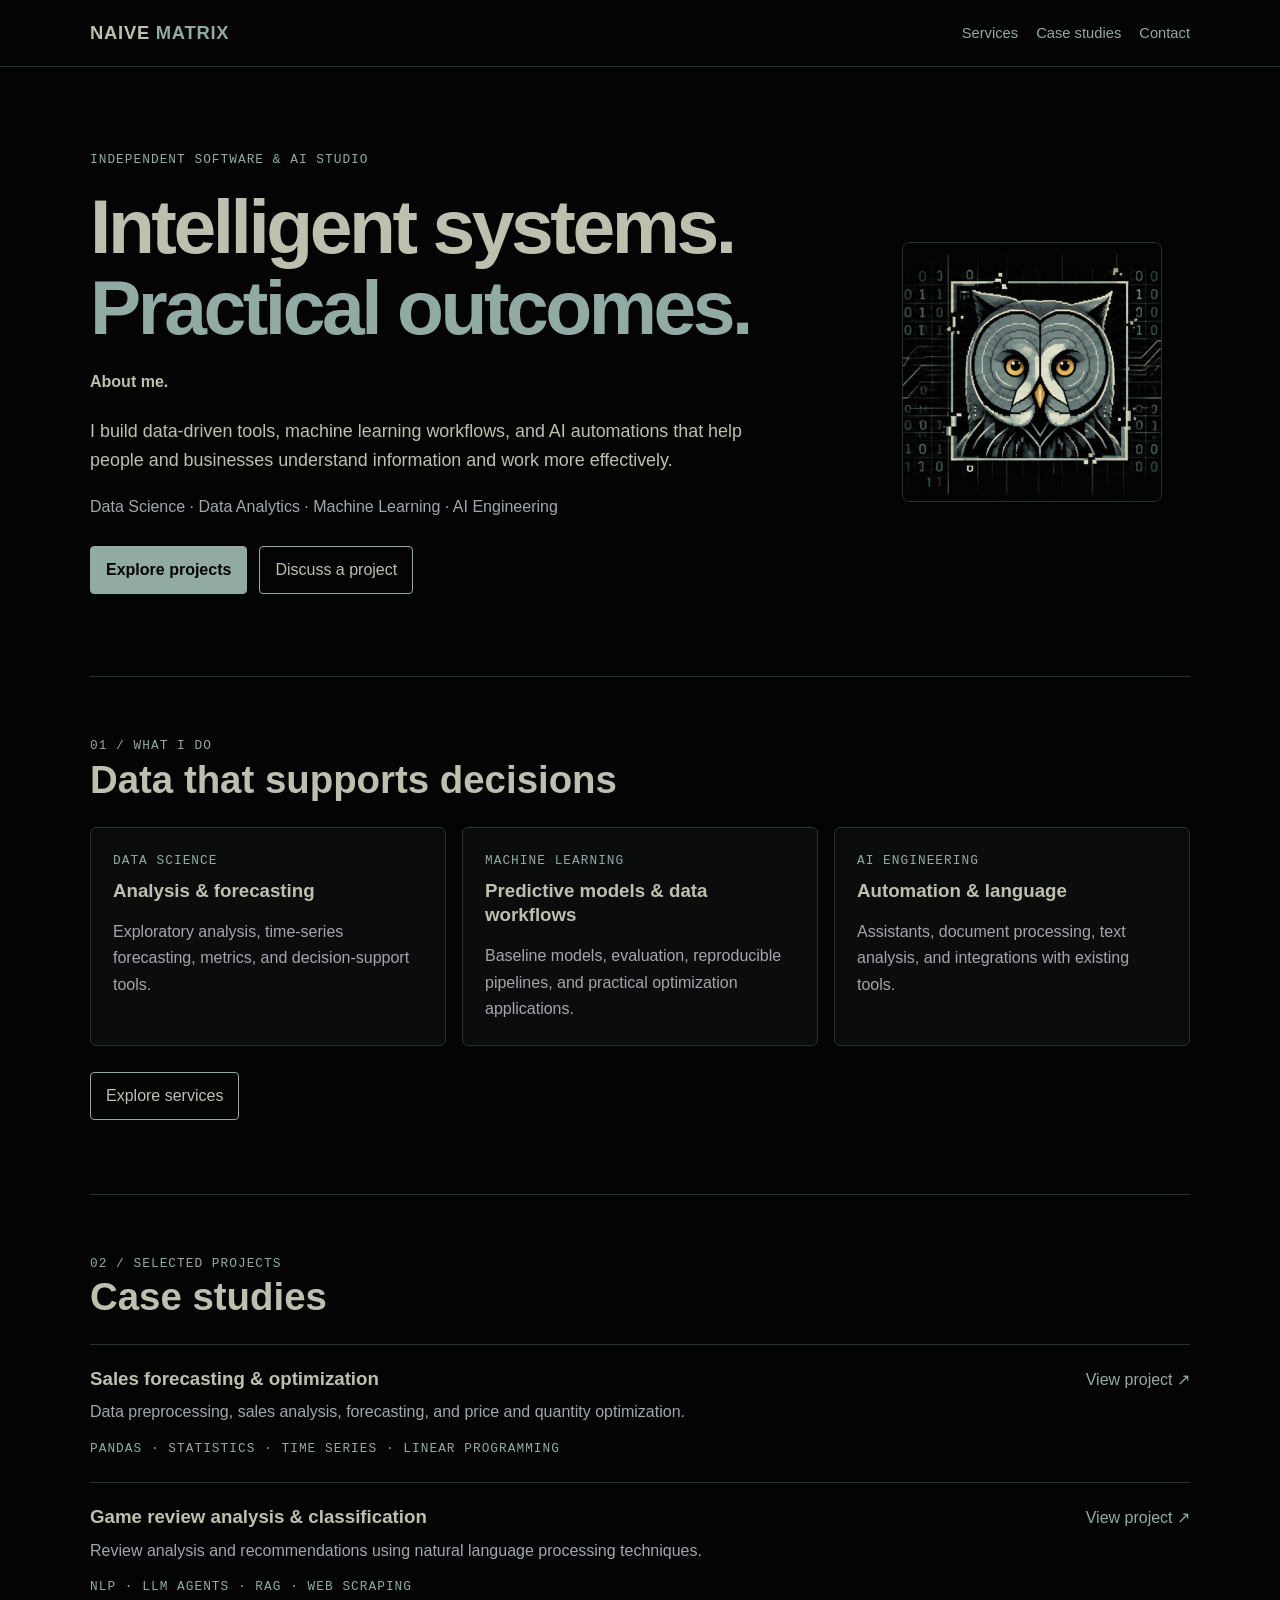
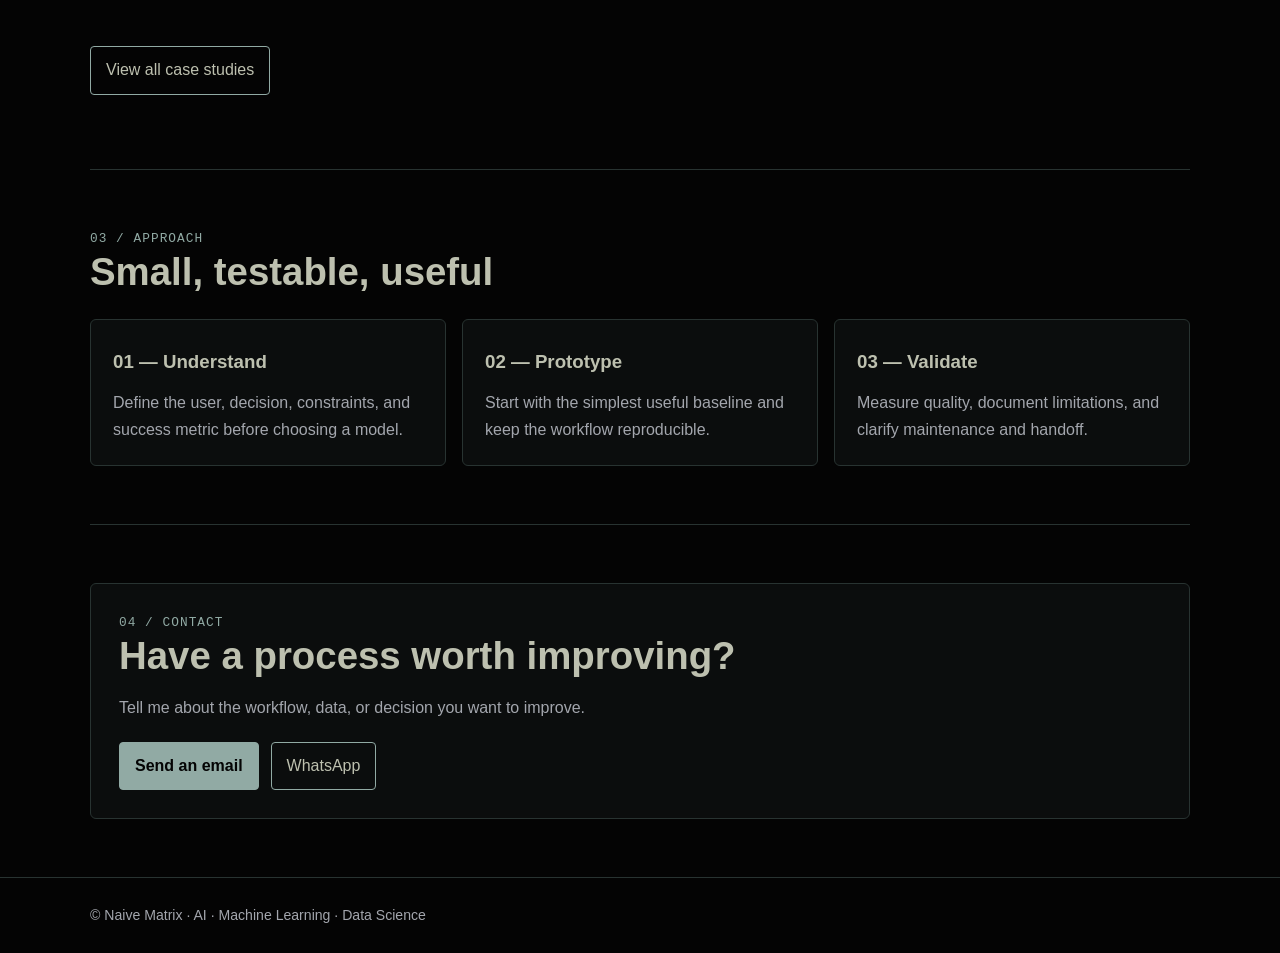
<file: index.html>
<!doctype html>
<html lang="en">
<head>
  <meta charset="utf-8">
  <meta name="viewport" content="width=device-width, initial-scale=1">
  <meta name="theme-color" content="#040404">
  <meta name="description" content="Naive Matrix — practical solutions in artificial intelligence, machine learning, and data science.">
  <title>Naive Matrix | AI, Machine Learning &amp; Data Science</title>
  <link rel="stylesheet" href="styles.css">
</head>
<body>
  <header class="site-header">
    <div class="wrap nav">
      <a class="brand" href="index.html">NAIVE <span>MATRIX</span></a>

      <nav class="navlinks" aria-label="Main navigation">
        <a href="services.html">Services</a>
        <a href="case-studies.html">Case studies</a>
        <a href="#contact">Contact</a>

      </nav>
    </div>
  </header>

  <main class="wrap">
    <section class="hero">
      <div>
        <div class="eyebrow">Independent software &amp; AI studio</div>
        <h1>Intelligent systems.<br><span class="accent">Practical outcomes.</span></h1>

        <h4>About me.</h4>
        <p class="lead">I build data-driven tools, machine learning workflows, and AI automations that help people and businesses understand information and work more effectively.</p>
        <p class="muted">Data Science · Data Analytics · Machine Learning · AI Engineering</p>

        <div class="buttons">
          <a class="button primary" href="case-studies.html">Explore projects</a>
          <a class="button" href="#contact">Discuss a project</a>
        </div>
      </div>
      <img class="mark" src="avatar_owl.png" alt="Naive Matrix owl symbol">
    </section>

    <section class="content-section" aria-labelledby="services-title">
      <div class="section-heading">
        <div class="eyebrow">01 / What I do</div>
        <h2 id="services-title">Data that supports decisions</h2>
      </div>
      <div class="grid">
        <article class="card">
          <div class="tag">Data science</div>
          <h3>Analysis &amp; forecasting</h3>
          <p class="muted">Exploratory analysis, time-series forecasting, metrics, and decision-support tools.</p>
        </article>
        <article class="card">
          <div class="tag">Machine learning</div>
          <h3>Predictive models &amp; data workflows</h3>
          <p class="muted">Baseline models, evaluation, reproducible pipelines, and practical optimization applications.</p>
        </article>
        <article class="card">
          <div class="tag">AI engineering</div>
          <h3>Automation &amp; language</h3>
          <p class="muted">Assistants, document processing, text analysis, and integrations with existing tools.</p>
        </article>
      </div>
      <p class="buttons"><a class="button" href="../Landing_Page/English/services.html">Explore services</a></p>
    </section>

    <section class="content-section" aria-labelledby="projects-title">
      <div class="section-heading">
        <div class="eyebrow">02 / Selected projects</div>
        <h2 id="projects-title">Case studies</h2>
      </div>
      <article class="project">
        <div>
          <h3>Sales forecasting &amp; optimization</h3>
          <p class="muted">Data preprocessing, sales analysis, forecasting, and price and quantity optimization.</p>
          <span class="tag">Pandas · Statistics · Time series · Linear programming</span>
        </div>
        <a href="https://github.com/roossqg/Sales-Intelligence" target="_blank" rel="noopener noreferrer">View project ↗</a>
      </article>
      <article class="project">
        <div>
          <h3>Game review analysis &amp; classification</h3>
          <p class="muted">Review analysis and recommendations using natural language processing techniques.</p>
          <span class="tag">NLP · LLM agents · RAG · Web scraping</span>
        </div>
        <a href="https://github.com/roossqg/Gacha-Games-Reviews-Classifier" target="_blank" rel="noopener noreferrer">View project ↗</a>
      </article>
      <p class="buttons"><a class="button" href="case-studies.html">View all case studies</a></p>
    </section>

    <section class="content-section" aria-labelledby="approach-title">
      <div class="section-heading">
        <div class="eyebrow">03 / Approach</div>
        <h2 id="approach-title">Small, testable, useful</h2>
      </div>
      <div class="grid">
        <article class="card"><h3>01 — Understand</h3><p class="muted">Define the user, decision, constraints, and success metric before choosing a model.</p></article>
        <article class="card"><h3>02 — Prototype</h3><p class="muted">Start with the simplest useful baseline and keep the workflow reproducible.</p></article>
        <article class="card"><h3>03 — Validate</h3><p class="muted">Measure quality, document limitations, and clarify maintenance and handoff.</p></article>
      </div>
    </section>

    <section class="content-section" id="contact" aria-labelledby="contact-title">
      <div class="contact">
        <div class="eyebrow">04 / Contact</div>
        <h2 id="contact-title">Have a process worth improving?</h2>
        <p class="muted">Tell me about the workflow, data, or decision you want to improve.</p>
        <div class="contact-links">
          <a class="button primary" href="mailto:a01399122@gmail.com">Send an email</a>
          <a class="button" href="https://wa.me/553899287851" target="_blank" rel="noopener noreferrer">WhatsApp</a>
        </div>
      </div>
    </section>
  </main>

  <footer><div class="wrap">© Naive Matrix · AI · Machine Learning · Data Science</div></footer>
</body>
</html>
</file>
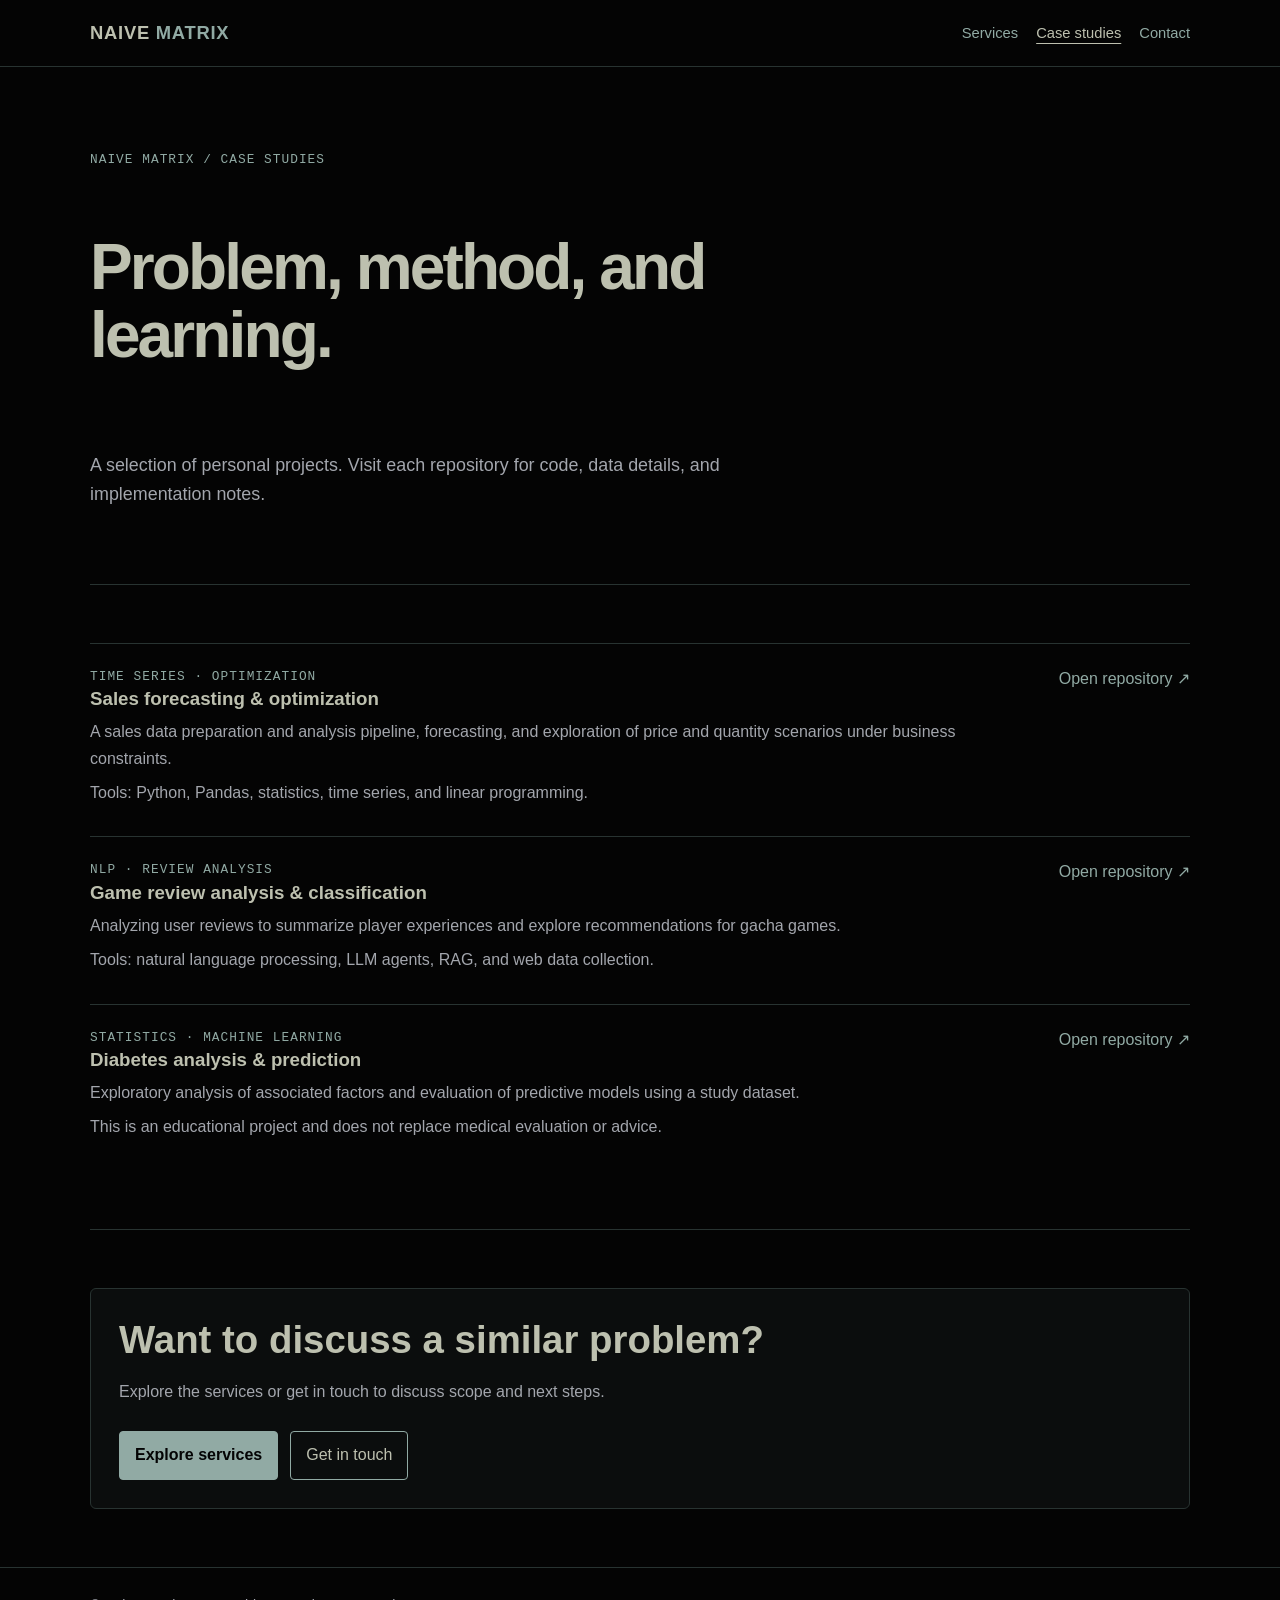
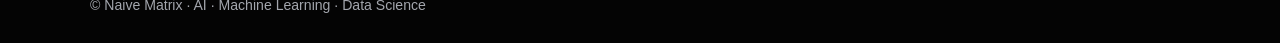
<file: case-studies.html>
<!doctype html>
<html lang="en">
<head>
  <meta charset="utf-8">
  <meta name="viewport" content="width=device-width, initial-scale=1">
  <meta name="description" content="Data science, machine learning, and AI projects by Naive Matrix.">
  <title>Case Studies | Naive Matrix</title>
  <link rel="stylesheet" href="styles.css">
</head>
<body>
  <header class="site-header">
    <div class="wrap nav">
      <a class="brand" href="index.html">NAIVE <span>MATRIX</span></a>
      <nav class="navlinks" aria-label="Main navigation">
        <a href="services.html">Services</a>
        <a href="case-studies.html" aria-current="page">Case studies</a>
        <a href="index.html#contact">Contact</a>
      </nav>
    </div>
  </header>

  <main class="wrap">
    <section class="hero hero--compact">
      <div class="eyebrow">Naive Matrix / Case studies</div>
      <h1>Problem, method, and learning.</h1>
      <p class="lead muted">A selection of personal projects. Visit each repository for code, data details, and implementation notes.</p>
    </section>

    <section class="content-section">
      <article class="project">
        <div>
          <div class="tag">Time series · Optimization</div>
          <h3>Sales forecasting &amp; optimization</h3>
          <p class="muted">A sales data preparation and analysis pipeline, forecasting, and exploration of price and quantity scenarios under business constraints.</p>
          <p class="muted">Tools: Python, Pandas, statistics, time series, and linear programming.</p>
        </div>
        <a href="https://github.com/roossqg/Sales-Intelligence" target="_blank" rel="noopener noreferrer">Open repository ↗</a>
      </article>
      <article class="project">
        <div>
          <div class="tag">NLP · Review analysis</div>
          <h3>Game review analysis &amp; classification</h3>
          <p class="muted">Analyzing user reviews to summarize player experiences and explore recommendations for gacha games.</p>
          <p class="muted">Tools: natural language processing, LLM agents, RAG, and web data collection.</p>
        </div>
        <a href="https://github.com/roossqg/Gacha-Games-Reviews-Classifier" target="_blank" rel="noopener noreferrer">Open repository ↗</a>
      </article>
      <article class="project">
        <div>
          <div class="tag">Statistics · Machine learning</div>
          <h3>Diabetes analysis &amp; prediction</h3>
          <p class="muted">Exploratory analysis of associated factors and evaluation of predictive models using a study dataset.</p>
          <p class="muted">This is an educational project and does not replace medical evaluation or advice.</p>
        </div>
        <a href="https://github.com/roossqg/Diabetes-Modeling/tree/main" target="_blank" rel="noopener noreferrer">Open repository ↗</a>
      </article>
    </section>

    <section class="content-section">
      <div class="contact">
        <h2>Want to discuss a similar problem?</h2>
        <p class="muted">Explore the services or get in touch to discuss scope and next steps.</p>
        <div class="buttons">
          <a class="button primary" href="services.html">Explore services</a>
          <a class="button" href="index.html#contact">Get in touch</a>
        </div>
      </div>
    </section>
  </main>

  <footer><div class="wrap">© Naive Matrix · AI · Machine Learning · Data Science</div></footer>
</body>
</html>
</file>
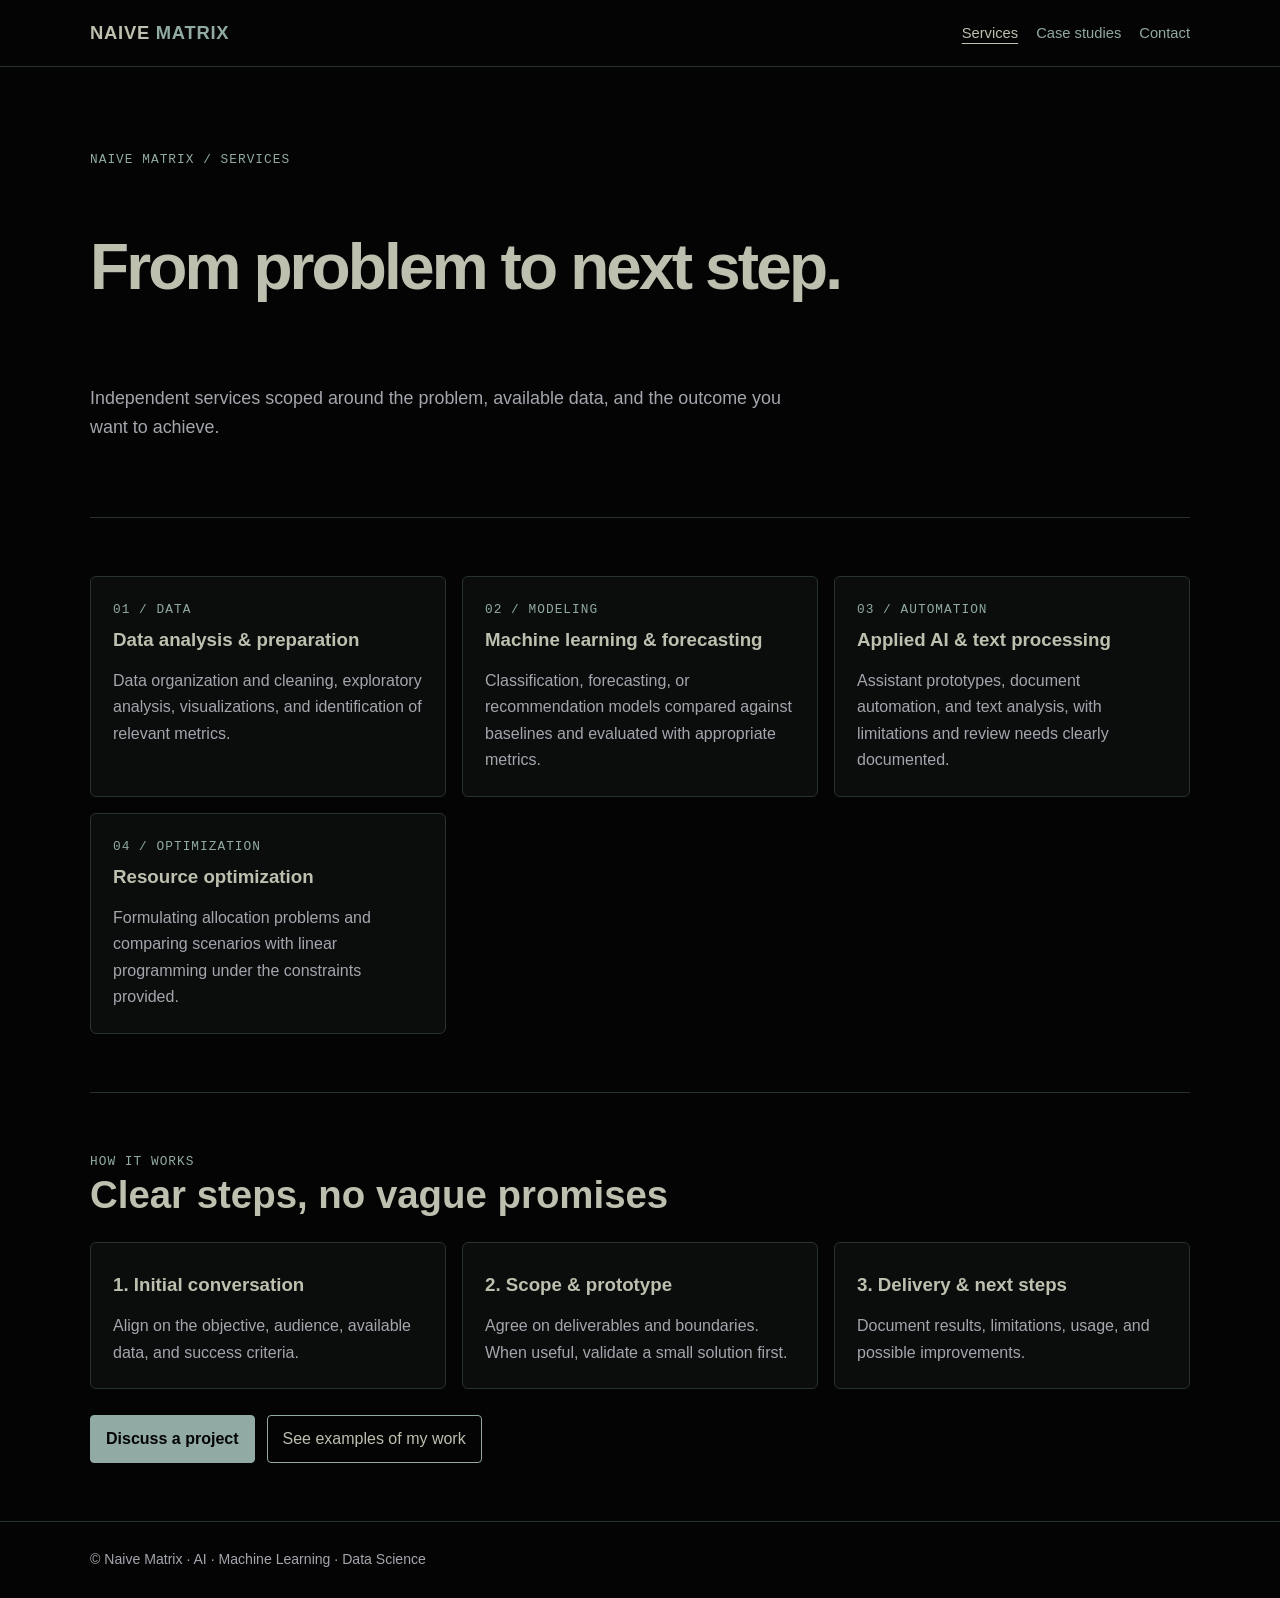
<file: services.html>
<!doctype html>
<html lang="en">
<head>
  <meta charset="utf-8">
  <meta name="viewport" content="width=device-width, initial-scale=1">
  <meta name="description" content="Data analytics, machine learning, and AI automation services by Naive Matrix.">
  <title>Services | Naive Matrix</title>
  <link rel="stylesheet" href="styles.css">
</head>
<body>
  <header class="site-header">
    <div class="wrap nav">
      <a class="brand" href="index.html">NAIVE <span>MATRIX</span></a>
      <nav class="navlinks" aria-label="Main navigation">
        <a href="services.html" aria-current="page">Services</a>
        <a href="case-studies.html">Case studies</a>
        <a href="index.html#contact">Contact</a>
      </nav>
    </div>
  </header>

  <main class="wrap">
    <section class="hero hero--compact">
      <div class="eyebrow">Naive Matrix / Services</div>
      <h1>From problem to next step.</h1>
      <p class="lead muted">Independent services scoped around the problem, available data, and the outcome you want to achieve.</p>
    </section>

    <section class="content-section">
      <div class="grid">
        <article class="card">
          <div class="tag">01 / Data</div>
          <h3>Data analysis &amp; preparation</h3>
          <p class="muted">Data organization and cleaning, exploratory analysis, visualizations, and identification of relevant metrics.</p>
        </article>
        <article class="card">
          <div class="tag">02 / Modeling</div>
          <h3>Machine learning &amp; forecasting</h3>
          <p class="muted">Classification, forecasting, or recommendation models compared against baselines and evaluated with appropriate metrics.</p>
        </article>
        <article class="card">
          <div class="tag">03 / Automation</div>
          <h3>Applied AI &amp; text processing</h3>
          <p class="muted">Assistant prototypes, document automation, and text analysis, with limitations and review needs clearly documented.</p>
        </article>
        <article class="card">
          <div class="tag">04 / Optimization</div>
          <h3>Resource optimization</h3>
          <p class="muted">Formulating allocation problems and comparing scenarios with linear programming under the constraints provided.</p>
        </article>
      </div>
    </section>

    <section class="content-section">
      <div class="section-heading">
        <div class="eyebrow">How it works</div>
        <h2>Clear steps, no vague promises</h2>
      </div>
      <div class="grid">
        <article class="card"><h3>1. Initial conversation</h3><p class="muted">Align on the objective, audience, available data, and success criteria.</p></article>
        <article class="card"><h3>2. Scope &amp; prototype</h3><p class="muted">Agree on deliverables and boundaries. When useful, validate a small solution first.</p></article>
        <article class="card"><h3>3. Delivery &amp; next steps</h3><p class="muted">Document results, limitations, usage, and possible improvements.</p></article>
      </div>
      <div class="buttons">
        <a class="button primary" href="index.html#contact">Discuss a project</a>
        <a class="button" href="case-studies.html">See examples of my work</a>
      </div>
    </section>
  </main>

  <footer><div class="wrap">© Naive Matrix · AI · Machine Learning · Data Science</div></footer>
</body>
</html>
</file>
<file: styles.css>
:root {
  color-scheme: dark;
  --night: #040404;
  --sage: #bdc0af;
  --teal: #91aaa4;
  --slate: #a3a6ad;
  --line: #283331;
  --panel: #0b0d0d;
  --content: 1100px;
}

* {
  box-sizing: border-box;
}

html {
  scroll-behavior: smooth;
}

body {
  margin: 0;
  background: var(--night);
  color: var(--sage);
  font-family: Inter, "Segoe UI", Arial, sans-serif;
  line-height: 1.65;
}

a {
  color: var(--teal);
  text-decoration: none;
}

a:hover {
  color: var(--sage);
}

a:focus-visible {
  outline: 2px solid var(--teal);
  outline-offset: 4px;
}

img {
  max-width: 100%;
}

.wrap {
  width: min(var(--content), 92vw);
  margin-inline: auto;
}

.site-header {
  border-bottom: 1px solid var(--line);
  padding: 18px 0;
}

.nav {
  display: flex;
  align-items: center;
  justify-content: space-between;
  gap: 20px;
}

.brand {
  flex: 0 0 auto;
  color: var(--sage);
  font-size: 1.15rem;
  font-weight: 800;
  letter-spacing: .04em;
}

.brand span,
.accent {
  color: var(--teal);
}

.navlinks {
  display: flex;
  flex-wrap: wrap;
  gap: 18px;
  font-size: .92rem;
}

.navlinks a[aria-current="page"] {
  color: var(--sage);
  text-decoration: underline;
  text-underline-offset: 5px;
}

.hero {
  display: grid;
  grid-template-columns: 1.4fr .6fr;
  align-items: center;
  gap: 48px;
  padding: 82px 0;
}

.hero--compact {
  grid-template-columns: 1fr;
  padding-bottom: 56px;
}

.eyebrow,
.tag {
  color: var(--teal);
  font-family: "Cascadia Code", Consolas, monospace;
  font-size: .8rem;
  letter-spacing: .08em;
  text-transform: uppercase;
}

h1 {
  margin: 16px 0;
  font-size: clamp(2.5rem, 6vw, 5rem);
  letter-spacing: -.045em;
  line-height: 1.05;
}

.hero--compact h1 {
  max-width: 850px;
  font-size: clamp(2.3rem, 5vw, 4rem);
}

h2 {
  margin: 0 0 16px;
  font-size: clamp(1.6rem, 3vw, 2.5rem);
  line-height: 1.2;
}

h3 {
  line-height: 1.3;
}

.lead {
  max-width: 700px;
  font-size: 1.12rem;
}

.muted {
  color: var(--slate);
}

.mark {
  width: min(260px, 100%);
  aspect-ratio: 1;
  justify-self: center;
  border: 1px solid var(--line);
  border-radius: 8px;
  object-fit: cover;
}

.buttons {
  display: flex;
  flex-wrap: wrap;
  gap: 12px;
  margin-top: 26px;
}

.button {
  display: inline-block;
  border: 1px solid var(--teal);
  border-radius: 4px;
  padding: 10px 15px;
  color: var(--sage);
}

.button:hover {
  border-color: var(--sage);
}

.button.primary {
  background: var(--teal);
  color: var(--night);
  font-weight: 700;
}

section.content-section {
  padding: 58px 0;
  border-top: 1px solid var(--line);
}

.section-heading {
  margin-bottom: 24px;
}

.grid {
  display: grid;
  grid-template-columns: repeat(3, minmax(0, 1fr));
  gap: 16px;
}

.card {
  padding: 22px;
  border: 1px solid var(--line);
  border-radius: 6px;
  background: var(--panel);
}

.card h3 {
  margin: 8px 0;
}

.card p:last-child {
  margin-bottom: 0;
}

.project {
  display: grid;
  grid-template-columns: 1fr auto;
  align-items: start;
  gap: 24px;
  padding: 22px 0;
  border-top: 1px solid var(--line);
}

.project h3 {
  margin: 0;
}

.project p {
  margin: 8px 0;
}

.case-cover {
  display: block;
  width: min(100%, 760px);
  margin: 0 0 28px;
  border: 1px solid var(--line);
  border-radius: 6px;
}

.contact {
  padding: 28px;
  border: 1px solid var(--line);
  border-radius: 6px;
  background: var(--panel);
}

.contact-links {
  display: flex;
  flex-wrap: wrap;
  gap: 12px;
  margin-top: 20px;
}

footer {
  padding: 26px 0;
  border-top: 1px solid var(--line);
  color: var(--slate);
  font-size: .88rem;
}

@media (max-width: 720px) {
  .nav {
    align-items: flex-start;
    flex-direction: column;
  }

  .navlinks {
    gap: 10px 16px;
  }

  .hero {
    grid-template-columns: 1fr;
    padding: 60px 0;
  }

  .mark {
    grid-row: 1;
    width: 150px;
  }

  .grid {
    grid-template-columns: 1fr;
  }

  .project {
    grid-template-columns: 1fr;
    gap: 10px;
  }

  section.content-section {
    padding: 46px 0;
  }
}
</file>
